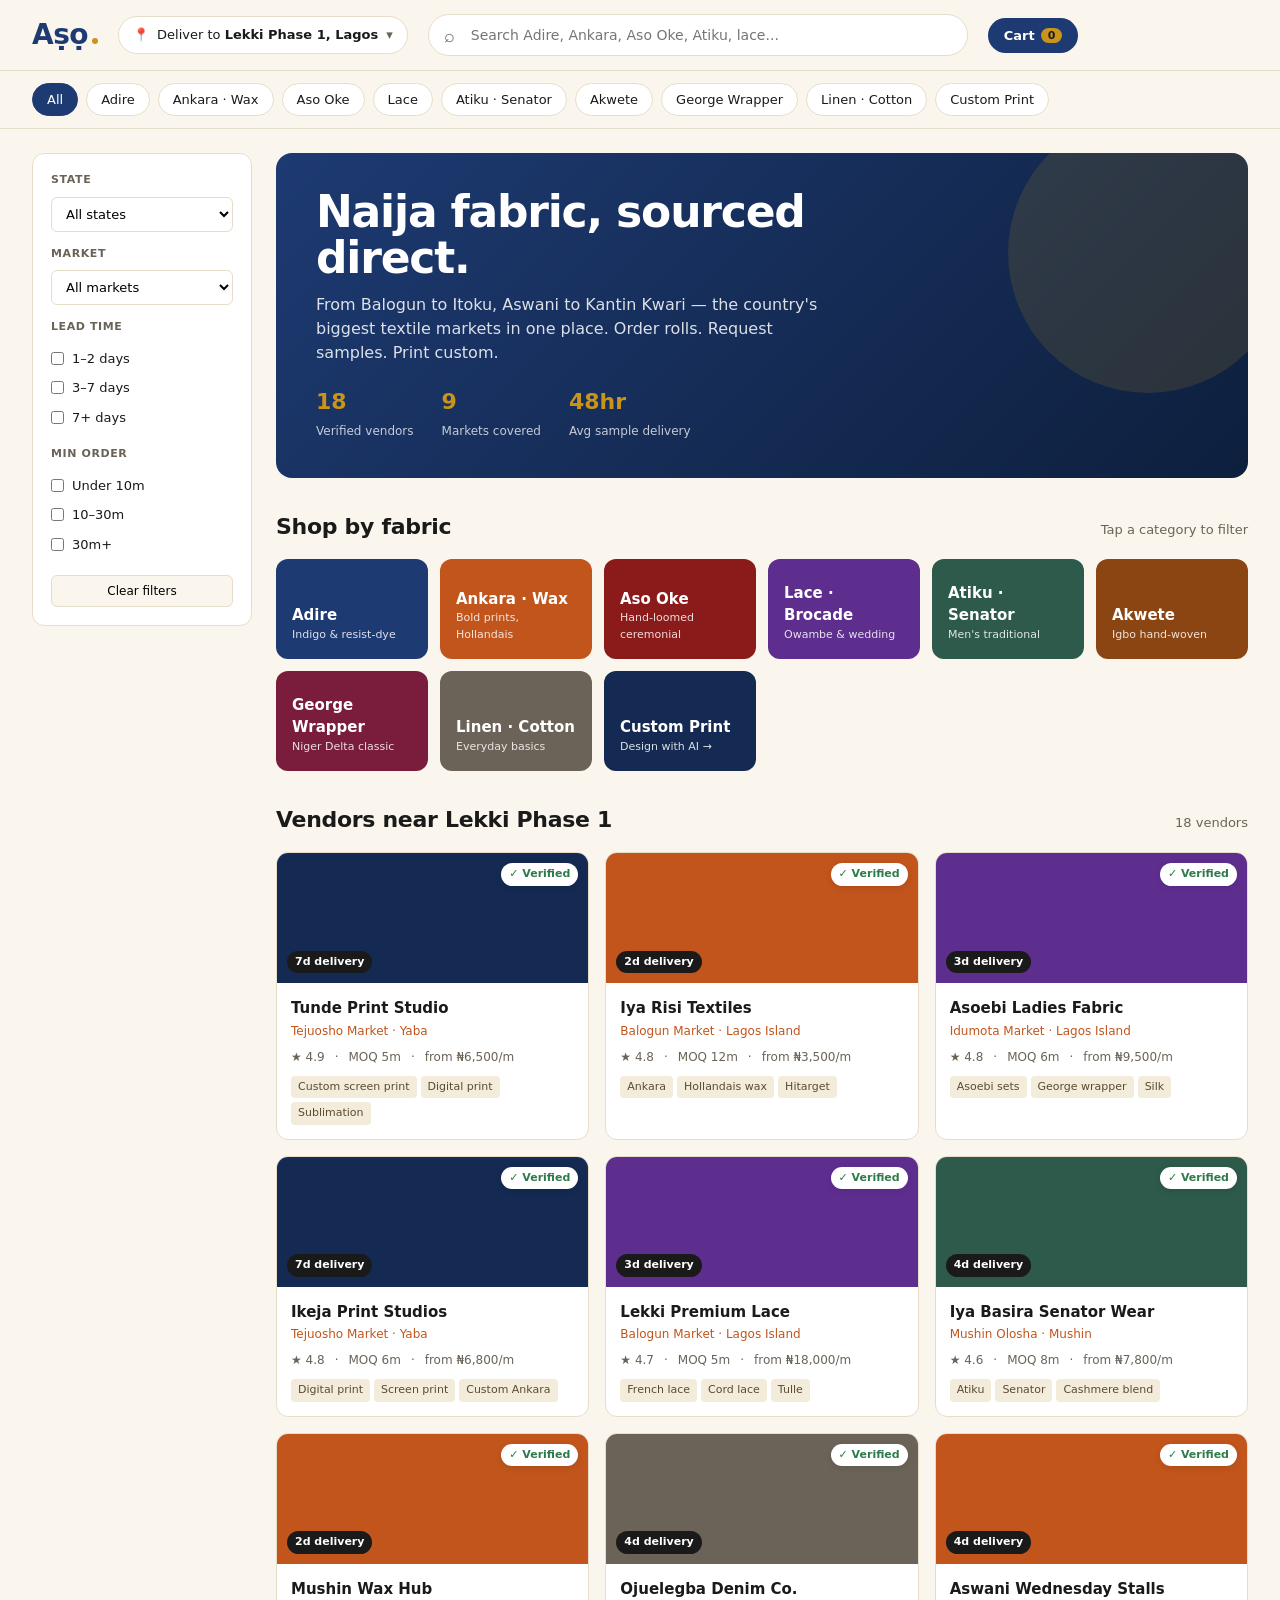
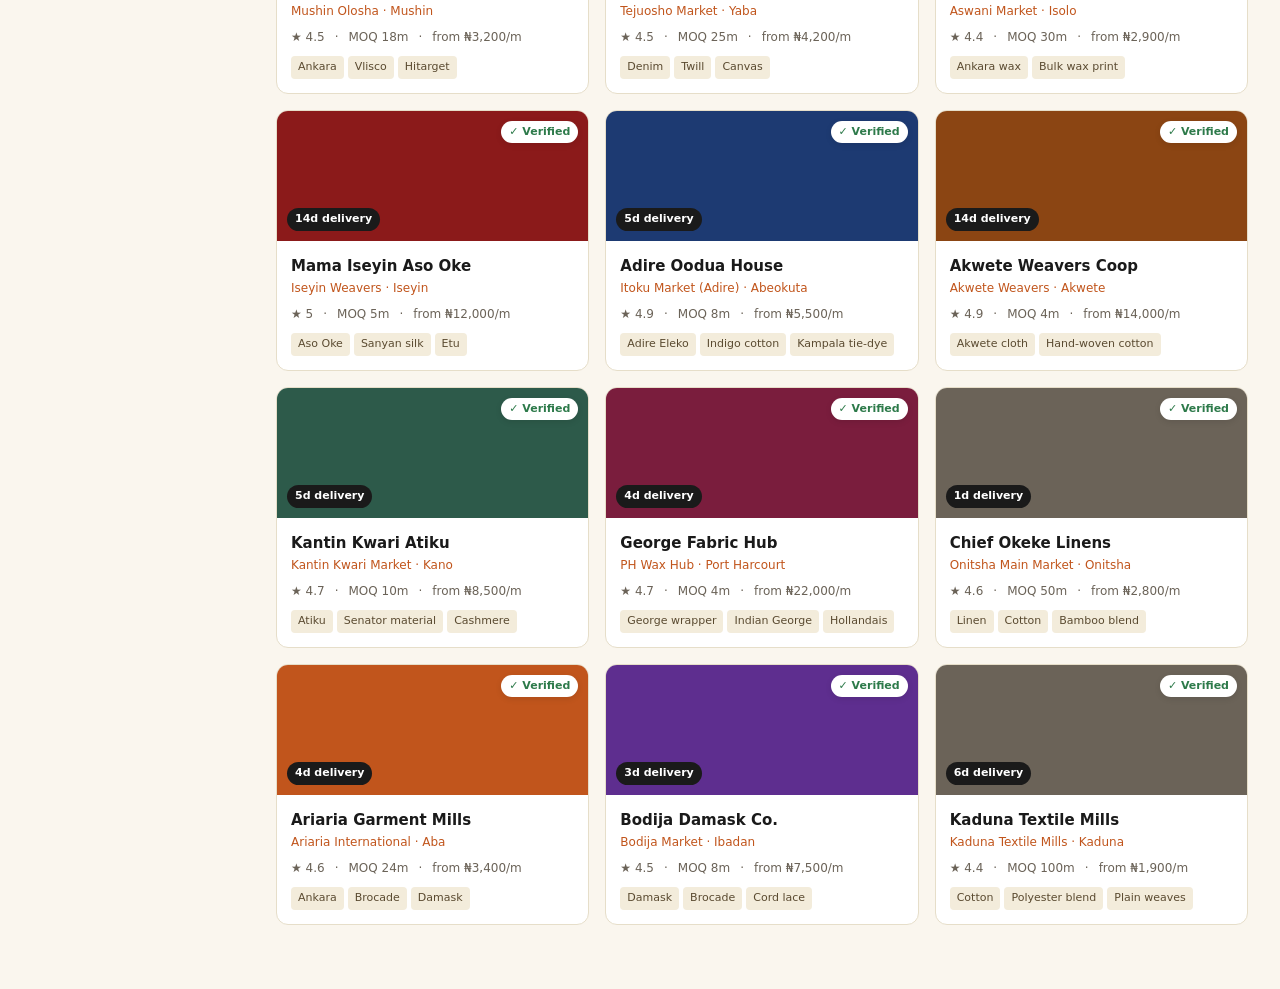
<file: aso-demo.html>
<!DOCTYPE html>
<html lang="en">
<head>
<meta charset="UTF-8">
<title>Aṣọ — Naija fabric, on demand</title>
<style>
  * { box-sizing: border-box; margin: 0; padding: 0; }
  :root {
    --indigo: #1d3a72;
    --indigo-deep: #142a52;
    --ochre: #c8941a;
    --terracotta: #c1551c;
    --cream: #faf6ee;
    --cream-2: #f3ecdb;
    --ink: #1a1a1a;
    --muted: #6b6358;
    --line: #e6dec9;
    --green: #2d7a4a;
  }
  body {
    font-family: -apple-system, "Segoe UI", system-ui, sans-serif;
    background: var(--cream); color: var(--ink); line-height: 1.5;
    min-height: 100vh;
  }
  /* ===== HEADER ===== */
  header {
    position: sticky; top: 0; z-index: 50; background: var(--cream);
    border-bottom: 1px solid var(--line);
  }
  .header-top {
    padding: 14px 32px; display: flex; align-items: center; gap: 20px;
  }
  .logo {
    font-size: 28px; font-weight: 800; letter-spacing: -0.5px; cursor: pointer;
    color: var(--indigo); display: flex; align-items: baseline; gap: 4px;
  }
  .logo .dot { width: 6px; height: 6px; border-radius: 50%; background: var(--ochre); display: inline-block; }
  .loc-selector {
    display: flex; align-items: center; gap: 8px; padding: 8px 14px;
    border: 1px solid var(--line); border-radius: 100px; background: white;
    cursor: pointer; font-size: 13px;
  }
  .loc-selector:hover { border-color: var(--indigo); }
  .loc-selector .pin { color: var(--terracotta); }
  .loc-selector strong { font-weight: 600; }
  .search {
    flex: 1; max-width: 540px; position: relative;
  }
  .search input {
    width: 100%; padding: 12px 16px 12px 42px; border: 1px solid var(--line);
    border-radius: 100px; background: white; font-size: 14px; font-family: inherit;
  }
  .search input:focus { outline: none; border-color: var(--indigo); }
  .search::before {
    content: "⌕"; position: absolute; left: 16px; top: 50%; transform: translateY(-50%);
    color: var(--muted); font-size: 18px;
  }
  .cart-btn {
    position: relative; padding: 10px 16px; background: var(--indigo); color: white;
    border: none; border-radius: 100px; cursor: pointer; font-weight: 600;
    font-family: inherit; font-size: 13px; display: flex; align-items: center; gap: 6px;
  }
  .cart-btn:hover { background: var(--indigo-deep); }
  .cart-badge {
    background: var(--ochre); color: var(--ink); border-radius: 100px;
    padding: 1px 7px; font-size: 11px; font-weight: 700; min-width: 18px; text-align: center;
  }

  /* Category chips */
  .chips {
    padding: 12px 32px; display: flex; gap: 8px; overflow-x: auto;
    border-top: 1px solid var(--line); background: var(--cream);
  }
  .chip {
    padding: 8px 14px; border-radius: 100px; border: 1px solid var(--line);
    background: white; font-size: 13px; cursor: pointer; white-space: nowrap;
    font-family: inherit; color: var(--ink);
  }
  .chip:hover { border-color: var(--indigo); }
  .chip.active { background: var(--indigo); color: white; border-color: var(--indigo); }

  /* ===== LAYOUT ===== */
  main { max-width: 1280px; margin: 0 auto; padding: 24px 32px 64px; }

  /* HERO */
  .hero {
    background: linear-gradient(135deg, var(--indigo) 0%, var(--indigo-deep) 60%, #0d1f3d 100%);
    color: white; border-radius: 16px; padding: 36px 40px; margin-bottom: 28px;
    position: relative; overflow: hidden;
  }
  .hero::before {
    content: ""; position: absolute; right: -40px; top: -40px; width: 280px; height: 280px;
    background: var(--ochre); border-radius: 50%; opacity: 0.15;
  }
  .hero h1 {
    font-size: 44px; font-weight: 800; letter-spacing: -1.2px; line-height: 1.05;
    margin-bottom: 12px; max-width: 600px;
  }
  .hero p { font-size: 16px; opacity: 0.85; max-width: 520px; margin-bottom: 20px; }
  .hero .stats { display: flex; gap: 28px; }
  .hero .stat strong { display: block; font-size: 22px; font-weight: 700; color: var(--ochre); }
  .hero .stat span { font-size: 12px; opacity: 0.75; }

  /* SECTION HEADERS */
  .section-head {
    display: flex; justify-content: space-between; align-items: baseline;
    margin: 32px 0 16px;
  }
  .section-head h2 { font-size: 22px; letter-spacing: -0.3px; }
  .section-head .sub { font-size: 13px; color: var(--muted); }

  /* CATEGORY TILES */
  .cat-tiles {
    display: grid; grid-template-columns: repeat(auto-fill, minmax(140px, 1fr)); gap: 12px;
    margin-bottom: 12px;
  }
  .cat-tile {
    border-radius: 12px; padding: 16px; cursor: pointer; transition: transform 0.15s;
    color: white; position: relative; overflow: hidden; min-height: 100px;
    display: flex; flex-direction: column; justify-content: flex-end;
  }
  .cat-tile:hover { transform: translateY(-2px); }
  .cat-tile h3 { font-size: 15px; font-weight: 700; }
  .cat-tile .ct-meta { font-size: 11px; opacity: 0.85; }
  .cat-tile .pat {
    position: absolute; inset: 0; opacity: 0.85;
  }
  .cat-tile .label-wrap { position: relative; z-index: 2; }

  /* LAYOUT WITH FILTERS */
  .browse-wrap { display: grid; grid-template-columns: 220px 1fr; gap: 24px; }
  .filters {
    background: white; border: 1px solid var(--line); border-radius: 12px;
    padding: 18px; height: fit-content; position: sticky; top: 140px;
  }
  .filters h4 {
    font-size: 11px; font-weight: 700; text-transform: uppercase; letter-spacing: 0.6px;
    color: var(--muted); margin: 14px 0 8px;
  }
  .filters h4:first-child { margin-top: 0; }
  .filter-group label {
    display: flex; align-items: center; gap: 8px; padding: 5px 0; font-size: 13px; cursor: pointer;
  }
  .filters select {
    width: 100%; padding: 8px 10px; border: 1px solid var(--line); border-radius: 6px;
    font-size: 13px; background: white; font-family: inherit;
  }
  .filters .clear {
    margin-top: 16px; width: 100%; padding: 8px; border: 1px solid var(--line);
    background: var(--cream); border-radius: 6px; cursor: pointer; font-size: 12px;
    font-family: inherit;
  }

  /* SUPPLIER CARDS */
  .supplier-grid {
    display: grid; grid-template-columns: repeat(auto-fill, minmax(260px, 1fr)); gap: 16px;
  }
  .supplier-card {
    background: white; border-radius: 12px; overflow: hidden; cursor: pointer;
    border: 1px solid var(--line); transition: transform 0.15s, box-shadow 0.15s;
  }
  .supplier-card:hover { transform: translateY(-2px); box-shadow: 0 8px 20px rgba(0,0,0,0.06); }
  .sc-img { height: 130px; position: relative; }
  .sc-img .verified {
    position: absolute; top: 10px; right: 10px; background: white; color: var(--green);
    padding: 3px 8px; border-radius: 100px; font-size: 11px; font-weight: 600;
    display: flex; align-items: center; gap: 4px; box-shadow: 0 2px 6px rgba(0,0,0,0.1);
  }
  .sc-img .lead-badge {
    position: absolute; bottom: 10px; left: 10px; background: var(--ink); color: white;
    padding: 3px 8px; border-radius: 100px; font-size: 11px; font-weight: 600;
  }
  .sc-body { padding: 14px; }
  .sc-body h3 { font-size: 15px; font-weight: 700; margin-bottom: 2px; }
  .sc-market {
    font-size: 12px; color: var(--terracotta); margin-bottom: 8px; font-weight: 500;
  }
  .sc-meta {
    display: flex; gap: 10px; font-size: 12px; color: var(--muted); margin-bottom: 10px;
  }
  .sc-tags { display: flex; gap: 4px; flex-wrap: wrap; }
  .sc-tags .tag {
    background: var(--cream-2); color: #5a4a30; padding: 3px 7px; border-radius: 4px;
    font-size: 11px;
  }
  .empty {
    grid-column: 1/-1; padding: 48px; text-align: center; color: var(--muted);
    background: white; border-radius: 12px; border: 1px dashed var(--line);
  }

  /* SUPPLIER DETAIL */
  .detail-wrap { display: none; }
  .detail-wrap.show { display: block; }
  .browse-wrap.hidden { display: none; }
  .designer-wrap { display: none; }
  .designer-wrap.show { display: block; }

  .back-btn {
    display: inline-flex; align-items: center; gap: 6px; padding: 8px 14px;
    background: white; border: 1px solid var(--line); border-radius: 100px;
    font-size: 13px; cursor: pointer; font-family: inherit; margin-bottom: 16px;
  }
  .detail-hero {
    background: white; border: 1px solid var(--line); border-radius: 16px; overflow: hidden;
    margin-bottom: 24px;
  }
  .dh-cover { height: 160px; position: relative; }
  .dh-body { padding: 24px; display: flex; gap: 24px; align-items: flex-start; }
  .dh-info { flex: 1; }
  .dh-info h1 { font-size: 28px; margin-bottom: 4px; letter-spacing: -0.5px; }
  .dh-info .market-line {
    font-size: 14px; color: var(--terracotta); margin-bottom: 12px; font-weight: 500;
  }
  .dh-stats { display: flex; gap: 24px; margin-top: 14px; }
  .dh-stat strong { display: block; font-size: 16px; }
  .dh-stat span { font-size: 11px; color: var(--muted); text-transform: uppercase; letter-spacing: 0.5px; }
  .dh-cta {
    display: flex; flex-direction: column; gap: 8px; min-width: 180px;
  }
  .btn-primary {
    background: var(--indigo); color: white; padding: 11px 20px; border: none;
    border-radius: 8px; font-weight: 600; cursor: pointer; font-family: inherit; font-size: 13px;
  }
  .btn-primary:hover { background: var(--indigo-deep); }
  .btn-secondary {
    background: white; color: var(--ink); padding: 11px 20px; border: 1px solid var(--line);
    border-radius: 8px; font-weight: 600; cursor: pointer; font-family: inherit; font-size: 13px;
  }

  /* INVENTORY */
  .inv-section h2 { font-size: 20px; margin-bottom: 12px; }
  .inv-grid {
    display: grid; grid-template-columns: repeat(auto-fill, minmax(220px, 1fr)); gap: 14px;
  }
  .inv-card {
    background: white; border: 1px solid var(--line); border-radius: 10px; overflow: hidden;
  }
  .inv-img { height: 140px; }
  .inv-body { padding: 12px; }
  .inv-body h4 { font-size: 14px; margin-bottom: 4px; }
  .inv-body .price { font-weight: 700; color: var(--indigo); margin-bottom: 8px; font-size: 15px; }
  .inv-body .moq-line { font-size: 11px; color: var(--muted); margin-bottom: 10px; }
  .add-cart {
    width: 100%; padding: 8px; background: var(--ochre); color: var(--ink); border: none;
    border-radius: 6px; font-weight: 600; cursor: pointer; font-family: inherit; font-size: 12px;
  }
  .add-cart:hover { background: #b8851a; }

  /* DESIGNER */
  .designer-card {
    background: white; border: 1px solid var(--line); border-radius: 16px; padding: 28px;
    display: grid; grid-template-columns: 1fr 1.1fr; gap: 28px;
  }
  .controls label {
    display: block; font-size: 11px; font-weight: 700; text-transform: uppercase;
    letter-spacing: 0.6px; color: var(--muted); margin: 14px 0 6px;
  }
  .controls input[type="text"] {
    width: 100%; padding: 11px 14px; border: 1px solid var(--line); border-radius: 8px;
    font-size: 14px; font-family: inherit;
  }
  .opt-row { display: flex; gap: 6px; flex-wrap: wrap; }
  .opt {
    border: 2px solid transparent; border-radius: 8px; cursor: pointer; padding: 8px 12px;
    background: var(--cream-2); font-size: 12px; transition: border-color 0.15s;
    font-family: inherit; color: var(--ink);
  }
  .opt.active { border-color: var(--indigo); background: white; }
  .color-row { display: flex; gap: 6px; }
  .color-opt {
    width: 30px; height: 30px; border-radius: 50%; cursor: pointer; border: 2px solid transparent;
  }
  .color-opt.active { border-color: var(--ink); box-shadow: 0 0 0 2px white inset; }
  .gen-btn {
    width: 100%; margin-top: 18px; padding: 12px; background: var(--indigo); color: white;
    border: none; border-radius: 8px; font-size: 14px; font-weight: 600; cursor: pointer;
    font-family: inherit;
  }
  .gen-btn:hover { background: var(--indigo-deep); }
  .preview-col { display: flex; flex-direction: column; align-items: center; }
  .preview-label {
    font-size: 11px; color: var(--muted); text-transform: uppercase; letter-spacing: 0.6px;
    margin-bottom: 10px;
  }
  .render {
    width: 100%; max-width: 380px; aspect-ratio: 1; border-radius: 12px; position: relative;
    overflow: hidden; box-shadow: 0 4px 16px rgba(0,0,0,0.1);
  }
  .render .fabric-base { position: absolute; inset: 0; background-size: cover; }
  .render .print-layer {
    position: absolute; inset: 0; mix-blend-mode: multiply; opacity: 0.92;
  }
  .render .shadow-overlay {
    position: absolute; inset: 0; pointer-events: none;
    background: radial-gradient(ellipse at 30% 25%, transparent 35%, rgba(0,0,0,0.22) 100%);
  }
  .render .loading {
    position: absolute; inset: 0; background: rgba(250,246,238,0.94);
    display: flex; align-items: center; justify-content: center; flex-direction: column;
    color: var(--muted); font-size: 13px; z-index: 10;
  }
  .spinner {
    width: 28px; height: 28px; border: 3px solid var(--line); border-top-color: var(--terracotta);
    border-radius: 50%; animation: spin 0.8s linear infinite; margin-bottom: 10px;
  }
  @keyframes spin { to { transform: rotate(360deg); } }
  .send-row { margin-top: 14px; display: flex; gap: 8px; width: 100%; max-width: 380px; }
  .send-row select {
    flex: 1; padding: 10px 12px; border: 1px solid var(--line); border-radius: 8px;
    font-size: 12px; background: white; font-family: inherit;
  }

  /* CART DRAWER */
  .drawer-mask {
    position: fixed; inset: 0; background: rgba(0,0,0,0.4); z-index: 100; display: none;
  }
  .drawer-mask.show { display: block; }
  .drawer {
    position: fixed; top: 0; right: 0; bottom: 0; width: 420px; max-width: 90vw;
    background: var(--cream); z-index: 101; transform: translateX(100%);
    transition: transform 0.25s; display: flex; flex-direction: column;
  }
  .drawer.show { transform: translateX(0); }
  .drawer-head {
    padding: 18px 20px; border-bottom: 1px solid var(--line);
    display: flex; justify-content: space-between; align-items: center;
  }
  .drawer-head h2 { font-size: 18px; }
  .drawer-close { background: none; border: none; font-size: 22px; cursor: pointer; color: var(--muted); }
  .drawer-body { flex: 1; overflow-y: auto; padding: 18px 20px; }
  .drawer-empty { color: var(--muted); padding: 40px 0; text-align: center; }
  .cart-item {
    display: flex; gap: 12px; padding: 12px 0; border-bottom: 1px solid var(--line);
  }
  .cart-item .ci-img { width: 56px; height: 56px; border-radius: 8px; flex-shrink: 0; }
  .cart-item .ci-info { flex: 1; }
  .cart-item h4 { font-size: 14px; margin-bottom: 2px; }
  .cart-item .ci-meta { font-size: 12px; color: var(--muted); margin-bottom: 4px; }
  .cart-item .ci-qty { display: flex; align-items: center; gap: 8px; font-size: 12px; }
  .qty-btn {
    width: 24px; height: 24px; border: 1px solid var(--line); background: white;
    border-radius: 4px; cursor: pointer; font-family: inherit;
  }
  .ci-remove {
    background: none; border: none; color: var(--terracotta); font-size: 12px; cursor: pointer;
  }
  .drawer-foot {
    padding: 18px 20px; border-top: 1px solid var(--line); background: white;
  }
  .drawer-foot .total {
    display: flex; justify-content: space-between; margin-bottom: 12px; font-weight: 700;
  }
  .drawer-foot .total .amt { color: var(--indigo); font-size: 18px; }
  .drawer-foot button { width: 100%; padding: 13px; }

  /* TOAST */
  .toast {
    position: fixed; bottom: 28px; left: 50%; transform: translateX(-50%);
    background: var(--ink); color: white; padding: 13px 22px; border-radius: 100px;
    font-size: 13px; opacity: 0; transition: opacity 0.3s; pointer-events: none; z-index: 200;
    box-shadow: 0 6px 20px rgba(0,0,0,0.2);
  }
  .toast.show { opacity: 1; }

  /* MODAL for location picker */
  .modal {
    position: fixed; inset: 0; background: rgba(0,0,0,0.5); z-index: 150;
    display: none; align-items: center; justify-content: center;
  }
  .modal.show { display: flex; }
  .modal-card {
    background: var(--cream); border-radius: 16px; padding: 24px; width: 90%; max-width: 420px;
  }
  .modal-card h3 { margin-bottom: 14px; }
  .modal-card select {
    width: 100%; padding: 11px 14px; border: 1px solid var(--line); border-radius: 8px;
    background: white; font-family: inherit; font-size: 14px; margin-bottom: 12px;
  }

  @media (max-width: 768px) {
    .browse-wrap { grid-template-columns: 1fr; }
    .filters { position: static; }
    .designer-card { grid-template-columns: 1fr; }
    .header-top { flex-wrap: wrap; }
    .search { order: 3; max-width: 100%; flex-basis: 100%; }
  }
</style>
</head>
<body>

<header>
  <div class="header-top">
    <div class="logo" onclick="goHome()">Aṣọ<span class="dot"></span></div>
    <div class="loc-selector" onclick="openLocationPicker()">
      <span class="pin">📍</span>
      <span>Deliver to <strong id="loc-display">Lekki Phase 1, Lagos</strong></span>
      <span style="color:var(--muted)">▾</span>
    </div>
    <div class="search">
      <input type="text" id="search-input" placeholder="Search Adire, Ankara, Aso Oke, Atiku, lace..." oninput="onSearch()"/>
    </div>
    <button class="cart-btn" onclick="openCart()">
      Cart <span class="cart-badge" id="cart-count">0</span>
    </button>
  </div>
  <div class="chips" id="chips">
    <button class="chip active" data-cat="all">All</button>
    <button class="chip" data-cat="adire">Adire</button>
    <button class="chip" data-cat="ankara">Ankara · Wax</button>
    <button class="chip" data-cat="asooke">Aso Oke</button>
    <button class="chip" data-cat="lace">Lace</button>
    <button class="chip" data-cat="atiku">Atiku · Senator</button>
    <button class="chip" data-cat="akwete">Akwete</button>
    <button class="chip" data-cat="george">George Wrapper</button>
    <button class="chip" data-cat="linen">Linen · Cotton</button>
    <button class="chip" data-cat="custom">Custom Print</button>
  </div>
</header>

<main>
  <!-- BROWSE VIEW -->
  <div class="browse-wrap" id="browse-view">
    <aside class="filters">
      <h4>State</h4>
      <select id="filter-state" onchange="applyFilters()">
        <option value="">All states</option>
        <option>Lagos</option>
        <option>Ogun</option>
        <option>Oyo</option>
        <option>Anambra</option>
        <option>Abia</option>
        <option>Rivers</option>
        <option>Kano</option>
        <option>Kaduna</option>
      </select>
      <h4>Market</h4>
      <select id="filter-market" onchange="applyFilters()">
        <option value="">All markets</option>
      </select>
      <h4>Lead time</h4>
      <div class="filter-group">
        <label><input type="checkbox" class="filter-lead" value="1-2"/> 1–2 days</label>
        <label><input type="checkbox" class="filter-lead" value="3-7"/> 3–7 days</label>
        <label><input type="checkbox" class="filter-lead" value="7+"/> 7+ days</label>
      </div>
      <h4>Min order</h4>
      <div class="filter-group">
        <label><input type="checkbox" class="filter-moq" value="low"/> Under 10m</label>
        <label><input type="checkbox" class="filter-moq" value="mid"/> 10–30m</label>
        <label><input type="checkbox" class="filter-moq" value="high"/> 30m+</label>
      </div>
      <button class="clear" onclick="clearFilters()">Clear filters</button>
    </aside>

    <div>
      <div class="hero">
        <h1>Naija fabric, sourced direct.</h1>
        <p>From Balogun to Itoku, Aswani to Kantin Kwari — the country's biggest textile markets in one place. Order rolls. Request samples. Print custom.</p>
        <div class="stats">
          <div class="stat"><strong>18</strong><span>Verified vendors</span></div>
          <div class="stat"><strong>9</strong><span>Markets covered</span></div>
          <div class="stat"><strong>48hr</strong><span>Avg sample delivery</span></div>
        </div>
      </div>

      <div class="section-head">
        <h2>Shop by fabric</h2>
        <span class="sub">Tap a category to filter</span>
      </div>
      <div class="cat-tiles" id="cat-tiles"></div>

      <div class="section-head">
        <h2 id="grid-title">Vendors near you</h2>
        <span class="sub" id="grid-count">—</span>
      </div>
      <div class="supplier-grid" id="supplier-grid"></div>
    </div>
  </div>

  <!-- SUPPLIER DETAIL VIEW -->
  <div class="detail-wrap" id="detail-view">
    <button class="back-btn" onclick="goHome()">← Back to vendors</button>
    <div id="detail-content"></div>
  </div>

  <!-- DESIGNER VIEW -->
  <div class="designer-wrap" id="designer-view">
    <button class="back-btn" onclick="goHome()">← Back</button>
    <div class="section-head">
      <h2>Design your custom print</h2>
      <span class="sub">AI-generated patterns, printed on real Naija fabric</span>
    </div>
    <div class="designer-card">
      <div class="controls">
        <label>Describe your print</label>
        <input type="text" id="prompt" value="bold geometric Adire, indigo and gold" placeholder="e.g. floral Asoebi, deep emerald and rust"/>

        <label>Style</label>
        <div class="opt-row" id="style-row">
          <button class="opt active" data-style="geometric">Geometric</button>
          <button class="opt" data-style="floral">Floral</button>
          <button class="opt" data-style="adire">Adire</button>
          <button class="opt" data-style="abstract">Abstract</button>
        </div>

        <label>Color</label>
        <div class="color-row" id="color-row">
          <div class="color-opt active" data-color="#1d3a72" style="background:#1d3a72"></div>
          <div class="color-opt" data-color="#c0392b" style="background:#c0392b"></div>
          <div class="color-opt" data-color="#27632a" style="background:#27632a"></div>
          <div class="color-opt" data-color="#c8941a" style="background:#c8941a"></div>
          <div class="color-opt" data-color="#5e2e8f" style="background:#5e2e8f"></div>
          <div class="color-opt" data-color="#1a1a1a" style="background:#1a1a1a"></div>
        </div>

        <label>Fabric base</label>
        <div class="opt-row" id="fabric-row">
          <button class="opt active" data-fabric="cotton">Cotton</button>
          <button class="opt" data-fabric="linen">Linen</button>
          <button class="opt" data-fabric="silk">Silk</button>
          <button class="opt" data-fabric="denim">Denim</button>
        </div>

        <button class="gen-btn" onclick="generate()">Generate print →</button>
      </div>

      <div class="preview-col">
        <div class="preview-label">Live render on selected fabric</div>
        <div class="render" id="render">
          <div class="fabric-base" id="fabric-base"></div>
          <div class="print-layer" id="print-layer"></div>
          <div class="shadow-overlay"></div>
        </div>
        <div class="send-row">
          <select id="supplier-select"></select>
          <button class="btn-primary" onclick="sendCustomToSupplier()">Send to mill</button>
        </div>
      </div>
    </div>
  </div>
</main>

<!-- LOCATION MODAL -->
<div class="modal" id="loc-modal">
  <div class="modal-card">
    <h3>Set your location</h3>
    <p style="color:var(--muted); font-size:13px; margin-bottom:14px;">We'll sort vendors by distance and show what's available nearby.</p>
    <select id="loc-state-select">
      <option>Lagos</option>
      <option>Ogun</option>
      <option>Oyo</option>
      <option>Anambra</option>
      <option>Abia</option>
      <option>Rivers</option>
      <option>Kano</option>
      <option>Kaduna</option>
    </select>
    <select id="loc-city-select"></select>
    <button class="btn-primary" style="width:100%" onclick="setLocation()">Save location</button>
  </div>
</div>

<!-- CART DRAWER -->
<div class="drawer-mask" id="drawer-mask" onclick="closeCart()"></div>
<aside class="drawer" id="drawer">
  <div class="drawer-head">
    <h2>Your samples & orders</h2>
    <button class="drawer-close" onclick="closeCart()">×</button>
  </div>
  <div class="drawer-body" id="drawer-body"></div>
  <div class="drawer-foot">
    <div class="total">Estimated total <span class="amt" id="cart-total">₦0</span></div>
    <button class="btn-primary" onclick="checkout()">Confirm orders & request samples</button>
  </div>
</aside>

<div class="toast" id="toast"></div>

<script>
// ====================================================
// DATA: Real Nigerian markets, fabrics, and vendors
// ====================================================

const STATE_CITIES = {
  Lagos: ["Lekki Phase 1", "Lagos Island", "Yaba", "Surulere", "Mushin", "Ikeja", "Isolo", "Victoria Island"],
  Ogun: ["Abeokuta", "Sango Ota"],
  Oyo: ["Ibadan", "Iseyin"],
  Anambra: ["Onitsha", "Awka"],
  Abia: ["Aba", "Akwete", "Umuahia"],
  Rivers: ["Port Harcourt"],
  Kano: ["Kano"],
  Kaduna: ["Kaduna"],
};

const MARKETS = [
  { id: "balogun", name: "Balogun Market", city: "Lagos Island", state: "Lagos" },
  { id: "idumota", name: "Idumota Market", city: "Lagos Island", state: "Lagos" },
  { id: "tejuosho", name: "Tejuosho Market", city: "Yaba", state: "Lagos" },
  { id: "aswani", name: "Aswani Market", city: "Isolo", state: "Lagos" },
  { id: "mushin", name: "Mushin Olosha", city: "Mushin", state: "Lagos" },
  { id: "itoku", name: "Itoku Market (Adire)", city: "Abeokuta", state: "Ogun" },
  { id: "iseyin", name: "Iseyin Weavers", city: "Iseyin", state: "Oyo" },
  { id: "bodija", name: "Bodija Market", city: "Ibadan", state: "Oyo" },
  { id: "onitsha", name: "Onitsha Main Market", city: "Onitsha", state: "Anambra" },
  { id: "ariaria", name: "Ariaria International", city: "Aba", state: "Abia" },
  { id: "akwete", name: "Akwete Weavers", city: "Akwete", state: "Abia" },
  { id: "kantin", name: "Kantin Kwari Market", city: "Kano", state: "Kano" },
  { id: "ph", name: "PH Wax Hub", city: "Port Harcourt", state: "Rivers" },
  { id: "kadunamill", name: "Kaduna Textile Mills", city: "Kaduna", state: "Kaduna" },
];

const VENDORS = [
  { id: 1, name: "Iya Risi Textiles", market: "balogun", stall: "B-47", cats: ["ankara"],
    materials: ["Ankara", "Hollandais wax", "Hitarget"], moq: 12, lead: 2, rating: 4.8, priceFrom: 3500 },
  { id: 2, name: "Adire Oodua House", market: "itoku", stall: "A-12", cats: ["adire"],
    materials: ["Adire Eleko", "Indigo cotton", "Kampala tie-dye"], moq: 8, lead: 5, rating: 4.9, priceFrom: 5500 },
  { id: 3, name: "Mama Iseyin Aso Oke", market: "iseyin", stall: "—", cats: ["asooke"],
    materials: ["Aso Oke", "Sanyan silk", "Etu"], moq: 5, lead: 14, rating: 5.0, priceFrom: 12000 },
  { id: 4, name: "Chief Okeke Linens", market: "onitsha", stall: "Line 8, Shop 24", cats: ["linen"],
    materials: ["Linen", "Cotton", "Bamboo blend"], moq: 50, lead: 1, rating: 4.6, priceFrom: 2800 },
  { id: 5, name: "Lekki Premium Lace", market: "balogun", stall: "C-90", cats: ["lace"],
    materials: ["French lace", "Cord lace", "Tulle"], moq: 5, lead: 3, rating: 4.7, priceFrom: 18000 },
  { id: 6, name: "Asoebi Ladies Fabric", market: "idumota", stall: "D-15", cats: ["lace", "asooke"],
    materials: ["Asoebi sets", "George wrapper", "Silk"], moq: 6, lead: 3, rating: 4.8, priceFrom: 9500 },
  { id: 7, name: "Mushin Wax Hub", market: "mushin", stall: "MH-3", cats: ["ankara"],
    materials: ["Ankara", "Vlisco", "Hitarget", "Java print"], moq: 18, lead: 2, rating: 4.5, priceFrom: 3200 },
  { id: 8, name: "Aswani Wednesday Stalls", market: "aswani", stall: "Open mkt", cats: ["ankara"],
    materials: ["Ankara wax", "Bulk wax print"], moq: 30, lead: 4, rating: 4.4, priceFrom: 2900 },
  { id: 9, name: "Tunde Print Studio", market: "tejuosho", stall: "T-220", cats: ["custom"],
    materials: ["Custom screen print", "Digital print", "Sublimation"], moq: 5, lead: 7, rating: 4.9, priceFrom: 6500 },
  { id: 10, name: "Ariaria Garment Mills", market: "ariaria", stall: "Sec 4 / S-12", cats: ["ankara", "lace"],
    materials: ["Ankara", "Brocade", "Damask"], moq: 24, lead: 4, rating: 4.6, priceFrom: 3400 },
  { id: 11, name: "Kantin Kwari Atiku", market: "kantin", stall: "K-301", cats: ["atiku"],
    materials: ["Atiku", "Senator material", "Cashmere"], moq: 10, lead: 5, rating: 4.7, priceFrom: 8500 },
  { id: 12, name: "Akwete Weavers Coop", market: "akwete", stall: "Coop hall", cats: ["akwete"],
    materials: ["Akwete cloth", "Hand-woven cotton"], moq: 4, lead: 14, rating: 4.9, priceFrom: 14000 },
  { id: 13, name: "George Fabric Hub", market: "ph", stall: "PH-22", cats: ["george"],
    materials: ["George wrapper", "Indian George", "Hollandais"], moq: 4, lead: 4, rating: 4.7, priceFrom: 22000 },
  { id: 14, name: "Bodija Damask Co.", market: "bodija", stall: "BD-9", cats: ["lace"],
    materials: ["Damask", "Brocade", "Cord lace"], moq: 8, lead: 3, rating: 4.5, priceFrom: 7500 },
  { id: 15, name: "Kaduna Textile Mills", market: "kadunamill", stall: "Mill HQ", cats: ["linen"],
    materials: ["Cotton", "Polyester blend", "Plain weaves"], moq: 100, lead: 6, rating: 4.4, priceFrom: 1900 },
  { id: 16, name: "Iya Basira Senator Wear", market: "mushin", stall: "MH-77", cats: ["atiku"],
    materials: ["Atiku", "Senator", "Cashmere blend"], moq: 8, lead: 4, rating: 4.6, priceFrom: 7800 },
  { id: 17, name: "Ojuelegba Denim Co.", market: "tejuosho", stall: "Block J-3", cats: ["linen"],
    materials: ["Denim", "Twill", "Canvas"], moq: 25, lead: 4, rating: 4.5, priceFrom: 4200 },
  { id: 18, name: "Ikeja Print Studios", market: "tejuosho", stall: "Ikeja branch", cats: ["custom"],
    materials: ["Digital print", "Screen print", "Custom Ankara"], moq: 6, lead: 7, rating: 4.8, priceFrom: 6800 },
];

// Categories with visual identity
const CATEGORIES = [
  { id: "adire", label: "Adire", desc: "Indigo & resist-dye", bg: "#1d3a72", pat: "adire" },
  { id: "ankara", label: "Ankara · Wax", desc: "Bold prints, Hollandais", bg: "#c1551c", pat: "ankara" },
  { id: "asooke", label: "Aso Oke", desc: "Hand-loomed ceremonial", bg: "#8b1a1a", pat: "asooke" },
  { id: "lace", label: "Lace · Brocade", desc: "Owambe & wedding", bg: "#5e2e8f", pat: "lace" },
  { id: "atiku", label: "Atiku · Senator", desc: "Men's traditional", bg: "#2d5a4a", pat: "atiku" },
  { id: "akwete", label: "Akwete", desc: "Igbo hand-woven", bg: "#8B4513", pat: "akwete" },
  { id: "george", label: "George Wrapper", desc: "Niger Delta classic", bg: "#7a1d3d", pat: "george" },
  { id: "linen", label: "Linen · Cotton", desc: "Everyday basics", bg: "#6b6358", pat: "linen" },
  { id: "custom", label: "Custom Print", desc: "Design with AI →", bg: "#142a52", pat: "custom" },
];

// ===== STATE =====
let state = {
  view: "browse",            // browse | detail | designer
  loc: { state: "Lagos", city: "Lekki Phase 1" },
  category: "all",
  search: "",
  detailVendor: null,
  designStyle: "geometric",
  designColor: "#1d3a72",
  designFabric: "cotton",
  designPrompt: "",
  cart: [],
};

// ====================================================
// SVG FABRIC PATTERN GENERATORS
// ====================================================

function svgDataUri(svg) {
  return 'url("data:image/svg+xml;utf8,' + encodeURIComponent(svg) + '")';
}

function fabricPattern(type) {
  const w = 200, h = 200;
  let body = "";
  switch(type) {
    case "adire":
      body = `<rect width="${w}" height="${h}" fill="#1d3a72"/>
        <g stroke="#faf6ee" fill="none" stroke-width="2.5">
          <circle cx="50" cy="50" r="22"/><circle cx="50" cy="50" r="14"/><circle cx="50" cy="50" r="7"/>
          <circle cx="150" cy="150" r="22"/><circle cx="150" cy="150" r="14"/><circle cx="150" cy="150" r="7"/>
          <circle cx="150" cy="50" r="18"/><circle cx="50" cy="150" r="18"/>
        </g>
        <g fill="#faf6ee">
          <circle cx="50" cy="50" r="3"/><circle cx="150" cy="150" r="3"/>
          <circle cx="100" cy="100" r="4"/>
          <circle cx="20" cy="100" r="2"/><circle cx="180" cy="100" r="2"/>
          <circle cx="100" cy="20" r="2"/><circle cx="100" cy="180" r="2"/>
        </g>`;
      break;
    case "ankara":
      body = `<rect width="${w}" height="${h}" fill="#c1551c"/>
        <g fill="#c8941a">
          <polygon points="50,20 80,50 50,80 20,50"/>
          <polygon points="150,120 180,150 150,180 120,150"/>
        </g>
        <g fill="#1d3a72">
          <circle cx="150" cy="50" r="22"/>
          <circle cx="50" cy="150" r="22"/>
        </g>
        <g fill="#faf6ee">
          <circle cx="150" cy="50" r="8"/><circle cx="50" cy="150" r="8"/>
          <polygon points="50,40 60,50 50,60 40,50"/>
          <polygon points="150,140 160,150 150,160 140,150"/>
        </g>`;
      break;
    case "asooke":
      body = `<rect width="${w}" height="${h}" fill="#8b1a1a"/>
        <rect x="0" y="0" width="22" height="${h}" fill="#1d3a72"/>
        <rect x="60" y="0" width="14" height="${h}" fill="#c8941a"/>
        <rect x="100" y="0" width="22" height="${h}" fill="#1d3a72"/>
        <rect x="160" y="0" width="14" height="${h}" fill="#c8941a"/>
        <g stroke="#000" stroke-width="0.4" opacity="0.3">
          ${Array.from({length: 20}, (_,i) => `<line x1="0" y1="${i*10}" x2="${w}" y2="${i*10}"/>`).join('')}
        </g>`;
      break;
    case "lace":
      body = `<rect width="${w}" height="${h}" fill="#f3e6f3"/>
        <g stroke="#5e2e8f" fill="none" stroke-width="1.2" opacity="0.7">
          ${[[50,50],[150,50],[50,150],[150,150],[100,100]].map(([x,y]) => `
            <circle cx="${x}" cy="${y}" r="14"/>
            <circle cx="${x}" cy="${y}" r="6"/>
            <path d="M${x-14},${y} Q${x},${y-22} ${x+14},${y} Q${x},${y+22} ${x-14},${y}"/>
          `).join('')}
        </g>
        <g fill="#5e2e8f" opacity="0.5">
          ${[[50,50],[150,50],[50,150],[150,150],[100,100]].map(([x,y]) => `<circle cx="${x}" cy="${y}" r="2"/>`).join('')}
        </g>`;
      break;
    case "atiku":
      body = `<rect width="${w}" height="${h}" fill="#2d5a4a"/>
        <g stroke="#1f4036" stroke-width="0.6">
          ${Array.from({length: 40}, (_,i) => `<line x1="${i*5}" y1="0" x2="${i*5}" y2="${h}"/>`).join('')}
        </g>
        <g stroke="#3b6e5c" stroke-width="0.4" opacity="0.6">
          ${Array.from({length: 20}, (_,i) => `<line x1="0" y1="${i*10}" x2="${w}" y2="${i*10}"/>`).join('')}
        </g>`;
      break;
    case "akwete":
      body = `<rect width="${w}" height="${h}" fill="#8B4513"/>
        <rect x="20" y="0" width="14" height="${h}" fill="#c8941a"/>
        <rect x="80" y="0" width="14" height="${h}" fill="#f4e8d0"/>
        <rect x="140" y="0" width="14" height="${h}" fill="#c8941a"/>
        <g fill="#f4e8d0">
          <polygon points="50,40 60,50 50,60 40,50"/>
          <polygon points="50,140 60,150 50,160 40,150"/>
          <polygon points="120,90 130,100 120,110 110,100"/>
          <polygon points="180,40 190,50 180,60 170,50"/>
          <polygon points="180,140 190,150 180,160 170,150"/>
        </g>`;
      break;
    case "george":
      body = `<rect width="${w}" height="${h}" fill="#7a1d3d"/>
        <rect x="0" y="0" width="${w}" height="20" fill="#c8941a"/>
        <rect x="0" y="${h-20}" width="${w}" height="20" fill="#c8941a"/>
        <g fill="#c8941a">
          ${Array.from({length: 8}, (_,i) => `<circle cx="${20+i*25}" cy="${h/2}" r="6"/>`).join('')}
        </g>
        <g stroke="#c8941a" fill="none" stroke-width="1">
          <path d="M0,${h/2-20} L${w},${h/2-20}"/>
          <path d="M0,${h/2+20} L${w},${h/2+20}"/>
        </g>`;
      break;
    case "linen":
      body = `<rect width="${w}" height="${h}" fill="#ecdfc4"/>
        <g stroke="#c2b280" stroke-width="0.5" opacity="0.6">
          ${Array.from({length: 50}, (_,i) => `<line x1="0" y1="${i*4}" x2="${w}" y2="${i*4}"/>`).join('')}
          ${Array.from({length: 50}, (_,i) => `<line x1="${i*4}" y1="0" x2="${i*4}" y2="${h}"/>`).join('')}
        </g>`;
      break;
    case "custom":
      body = `<rect width="${w}" height="${h}" fill="#142a52"/>
        <g fill="#c8941a" opacity="0.85">
          <circle cx="100" cy="100" r="30"/>
        </g>
        <g stroke="#faf6ee" fill="none" stroke-width="1.5" opacity="0.9">
          <circle cx="100" cy="100" r="50"/>
          <circle cx="100" cy="100" r="70"/>
        </g>
        <text x="100" y="108" text-anchor="middle" fill="#faf6ee" font-size="20" font-family="sans-serif" font-weight="700">AI</text>`;
      break;
    default: // cotton
      body = `<rect width="${w}" height="${h}" fill="#f5ede0"/>
        <g stroke="#dccdb0" stroke-width="0.4" opacity="0.5">
          ${Array.from({length: 40}, (_,i) => `<line x1="0" y1="${i*5}" x2="${w}" y2="${i*5}"/>`).join('')}
        </g>`;
  }
  return svgDataUri(`<svg xmlns="http://www.w3.org/2000/svg" width="${w}" height="${h}" viewBox="0 0 ${w} ${h}">${body}</svg>`);
}

// Print designer fabrics
function fabricBaseStyle(type) {
  const map = {
    cotton: fabricPattern("cotton"),
    linen: fabricPattern("linen"),
    silk: svgDataUri(`<svg xmlns="http://www.w3.org/2000/svg" width="200" height="200">
      <defs><linearGradient id="g" x1="0" x2="1"><stop offset="0" stop-color="#f7e8d0"/><stop offset="0.5" stop-color="#ead4a8"/><stop offset="1" stop-color="#d4b88a"/></linearGradient></defs>
      <rect width="200" height="200" fill="url(#g)"/></svg>`),
    denim: svgDataUri(`<svg xmlns="http://www.w3.org/2000/svg" width="20" height="20">
      <rect width="20" height="20" fill="#1f3a55"/>
      <g stroke="#2a4d6e" stroke-width="0.6">
        <line x1="0" y1="0" x2="20" y2="20"/><line x1="0" y1="5" x2="20" y2="25"/>
        <line x1="0" y1="10" x2="20" y2="30"/><line x1="0" y1="15" x2="20" y2="35"/>
      </g></svg>`)
  };
  return map[type] || map.cotton;
}

// ====================================================
// RENDER: BROWSE VIEW
// ====================================================

function renderCategoryTiles() {
  const el = document.getElementById('cat-tiles');
  el.innerHTML = CATEGORIES.map(c => `
    <div class="cat-tile" style="background:${c.bg}" onclick="selectCategory('${c.id}')">
      <div class="pat" style="background-image:${fabricPattern(c.pat)}; background-size: 100% 100%;"></div>
      <div class="label-wrap">
        <h3>${c.label}</h3>
        <div class="ct-meta">${c.desc}</div>
      </div>
    </div>
  `).join('');
}

function vendorMatchesFilters(v) {
  // Category
  if (state.category !== "all") {
    if (state.category === "custom" && !v.cats.includes("custom")) return false;
    if (state.category !== "custom" && !v.cats.includes(state.category)) return false;
  }
  // Search
  if (state.search) {
    const q = state.search.toLowerCase();
    const blob = (v.name + " " + v.materials.join(" ") + " " + getMarket(v.market).name + " " + getMarket(v.market).city).toLowerCase();
    if (!blob.includes(q)) return false;
  }
  // State filter
  const stateFilter = document.getElementById('filter-state').value;
  if (stateFilter && getMarket(v.market).state !== stateFilter) return false;
  // Market filter
  const marketFilter = document.getElementById('filter-market').value;
  if (marketFilter && v.market !== marketFilter) return false;
  // Lead time
  const leadFilters = Array.from(document.querySelectorAll('.filter-lead:checked')).map(c => c.value);
  if (leadFilters.length) {
    const inLead = leadFilters.some(f => {
      if (f === "1-2") return v.lead <= 2;
      if (f === "3-7") return v.lead >= 3 && v.lead <= 7;
      if (f === "7+") return v.lead > 7;
    });
    if (!inLead) return false;
  }
  // MOQ
  const moqFilters = Array.from(document.querySelectorAll('.filter-moq:checked')).map(c => c.value);
  if (moqFilters.length) {
    const inMoq = moqFilters.some(f => {
      if (f === "low") return v.moq < 10;
      if (f === "mid") return v.moq >= 10 && v.moq <= 30;
      if (f === "high") return v.moq > 30;
    });
    if (!inMoq) return false;
  }
  return true;
}

function getMarket(id) { return MARKETS.find(m => m.id === id) || {}; }

function distanceScore(v) {
  // Crude: prefer same city > same state > others
  const m = getMarket(v.market);
  if (m.city === state.loc.city) return 0;
  if (m.state === state.loc.state) return 1;
  return 2;
}

function renderSupplierGrid() {
  const filtered = VENDORS.filter(vendorMatchesFilters)
    .sort((a,b) => distanceScore(a) - distanceScore(b) || b.rating - a.rating);
  const el = document.getElementById('supplier-grid');
  document.getElementById('grid-count').textContent = `${filtered.length} vendor${filtered.length===1?'':'s'}`;
  document.getElementById('grid-title').textContent =
    state.category === "all" ? `Vendors near ${state.loc.city}` : `${CATEGORIES.find(c=>c.id===state.category)?.label || ''} vendors`;

  if (!filtered.length) {
    el.innerHTML = `<div class="empty">No vendors match. Try clearing filters or search.</div>`;
    return;
  }
  el.innerHTML = filtered.map(v => {
    const market = getMarket(v.market);
    const primaryCat = v.cats[0];
    const pat = CATEGORIES.find(c => c.id === primaryCat);
    return `
      <div class="supplier-card" onclick="openDetail(${v.id})">
        <div class="sc-img" style="background:${pat?.bg || '#888'};">
          <div style="position:absolute;inset:0;background-image:${fabricPattern(pat?.pat || 'cotton')};background-size:cover;opacity:0.95"></div>
          <div class="verified">✓ Verified</div>
          <div class="lead-badge">${v.lead}d delivery</div>
        </div>
        <div class="sc-body">
          <h3>${v.name}</h3>
          <div class="sc-market">${market.name} · ${market.city}</div>
          <div class="sc-meta">
            <span>★ ${v.rating}</span>
            <span>·</span>
            <span>MOQ ${v.moq}m</span>
            <span>·</span>
            <span>from ₦${v.priceFrom.toLocaleString()}/m</span>
          </div>
          <div class="sc-tags">${v.materials.slice(0,3).map(m => `<span class="tag">${m}</span>`).join('')}</div>
        </div>
      </div>
    `;
  }).join('');
}

function populateMarketFilter() {
  const sel = document.getElementById('filter-market');
  sel.innerHTML = '<option value="">All markets</option>' +
    MARKETS.map(m => `<option value="${m.id}">${m.name} (${m.city})</option>`).join('');
}

function applyFilters() { renderSupplierGrid(); }
function clearFilters() {
  document.getElementById('filter-state').value = '';
  document.getElementById('filter-market').value = '';
  document.querySelectorAll('.filter-lead, .filter-moq').forEach(c => c.checked = false);
  state.search = '';
  document.getElementById('search-input').value = '';
  state.category = 'all';
  document.querySelectorAll('.chip').forEach(c => c.classList.toggle('active', c.dataset.cat === 'all'));
  renderSupplierGrid();
}

// ====================================================
// SEARCH + CATEGORY
// ====================================================

function onSearch() {
  state.search = document.getElementById('search-input').value.trim();
  if (state.view !== 'browse') goHome();
  renderSupplierGrid();
}

function selectCategory(catId) {
  state.category = catId;
  document.querySelectorAll('.chip').forEach(c => c.classList.toggle('active', c.dataset.cat === catId));
  if (catId === 'custom') { goDesigner(); return; }
  if (state.view !== 'browse') goHome();
  renderSupplierGrid();
}

document.querySelectorAll('.chip').forEach(c => {
  c.addEventListener('click', () => selectCategory(c.dataset.cat));
});

// ====================================================
// VIEWS
// ====================================================

function goHome() {
  state.view = 'browse';
  document.getElementById('browse-view').classList.remove('hidden');
  document.getElementById('detail-view').classList.remove('show');
  document.getElementById('designer-view').classList.remove('show');
  window.scrollTo({top:0, behavior:'smooth'});
}

function openDetail(id) {
  state.detailVendor = VENDORS.find(v => v.id === id);
  state.view = 'detail';
  document.getElementById('browse-view').classList.add('hidden');
  document.getElementById('designer-view').classList.remove('show');
  document.getElementById('detail-view').classList.add('show');
  renderDetail();
  window.scrollTo({top:0, behavior:'smooth'});
}

function renderDetail() {
  const v = state.detailVendor;
  if (!v) return;
  const m = getMarket(v.market);
  const primaryCat = v.cats[0];
  const pat = CATEGORIES.find(c => c.id === primaryCat);

  // Build inventory: each material becomes a SKU
  const inventory = v.materials.map((mat, i) => ({
    name: mat,
    price: v.priceFrom + i * 800,
    moq: v.moq,
    pat: pat?.pat || 'cotton',
    bg: pat?.bg || '#888',
  }));

  document.getElementById('detail-content').innerHTML = `
    <div class="detail-hero">
      <div class="dh-cover" style="background:${pat?.bg || '#888'}">
        <div style="position:absolute;inset:0;background-image:${fabricPattern(pat?.pat || 'cotton')};background-size:cover;opacity:0.9"></div>
      </div>
      <div class="dh-body">
        <div class="dh-info">
          <h1>${v.name}</h1>
          <div class="market-line">📍 ${m.name} · ${m.city}, ${m.state} · Stall ${v.stall}</div>
          <div style="font-size:13px;color:var(--muted);max-width:600px">
            Verified ${v.cats.includes('custom') ? 'custom print studio' : 'fabric vendor'} sourcing direct from ${m.name}.
            Specializes in ${v.materials.join(', ')}. Sample requests confirmed within 24 hours.
          </div>
          <div class="dh-stats">
            <div class="dh-stat"><strong>★ ${v.rating}</strong><span>Vendor rating</span></div>
            <div class="dh-stat"><strong>${v.lead} day${v.lead===1?'':'s'}</strong><span>Avg delivery</span></div>
            <div class="dh-stat"><strong>${v.moq}m</strong><span>Min order</span></div>
            <div class="dh-stat"><strong>₦${v.priceFrom.toLocaleString()}</strong><span>From / metre</span></div>
          </div>
        </div>
        <div class="dh-cta">
          <button class="btn-primary" onclick="requestSampleAll(${v.id})">Request sample pack</button>
          <button class="btn-secondary" onclick="messageVendor(${v.id})">Message vendor</button>
        </div>
      </div>
    </div>

    <div class="inv-section">
      <h2>Inventory · ${inventory.length} items</h2>
      <div class="inv-grid">
        ${inventory.map((item, i) => `
          <div class="inv-card">
            <div class="inv-img" style="background:${item.bg};background-image:${fabricPattern(item.pat)};background-size:cover"></div>
            <div class="inv-body">
              <h4>${item.name}</h4>
              <div class="price">₦${item.price.toLocaleString()}/metre</div>
              <div class="moq-line">MOQ ${item.moq}m · ${v.lead}d delivery</div>
              <button class="add-cart" onclick="addToCart(${v.id}, ${i}, '${item.name.replace(/'/g, "\\'")}', ${item.price}, ${item.moq})">+ Add ${item.moq}m to cart</button>
            </div>
          </div>
        `).join('')}
      </div>
    </div>
  `;
}

// ====================================================
// LOCATION
// ====================================================

function openLocationPicker() {
  document.getElementById('loc-modal').classList.add('show');
  populateCities();
}
function populateCities() {
  const stateSel = document.getElementById('loc-state-select');
  stateSel.value = state.loc.state;
  const citySel = document.getElementById('loc-city-select');
  citySel.innerHTML = STATE_CITIES[stateSel.value].map(c =>
    `<option ${c===state.loc.city?'selected':''}>${c}</option>`).join('');
  stateSel.onchange = () => {
    citySel.innerHTML = STATE_CITIES[stateSel.value].map(c => `<option>${c}</option>`).join('');
  };
}
function setLocation() {
  state.loc.state = document.getElementById('loc-state-select').value;
  state.loc.city = document.getElementById('loc-city-select').value;
  document.getElementById('loc-display').textContent = `${state.loc.city}, ${state.loc.state}`;
  document.getElementById('loc-modal').classList.remove('show');
  showToast(`📍 Location set to ${state.loc.city}. Re-sorting vendors by distance...`);
  renderSupplierGrid();
}

// ====================================================
// CART
// ====================================================

function addToCart(vendorId, itemIdx, name, price, moq) {
  event.stopPropagation();
  const v = VENDORS.find(x => x.id === vendorId);
  state.cart.push({ vendorId, vendorName: v.name, name, price, qty: moq });
  updateCartUI();
  showToast(`✓ Added ${moq}m of ${name} from ${v.name}`);
}

function removeFromCart(idx) {
  state.cart.splice(idx, 1);
  updateCartUI();
  renderCart();
}

function updateCartUI() {
  document.getElementById('cart-count').textContent = state.cart.length;
  const total = state.cart.reduce((s, i) => s + i.price * i.qty, 0);
  document.getElementById('cart-total').textContent = '₦' + total.toLocaleString();
}

function openCart() {
  document.getElementById('drawer-mask').classList.add('show');
  document.getElementById('drawer').classList.add('show');
  renderCart();
}
function closeCart() {
  document.getElementById('drawer-mask').classList.remove('show');
  document.getElementById('drawer').classList.remove('show');
}
function renderCart() {
  const body = document.getElementById('drawer-body');
  if (!state.cart.length) {
    body.innerHTML = `<div class="drawer-empty">Your cart is empty.<br/>Browse vendors to request samples.</div>`;
    return;
  }
  // Group by vendor
  const grouped = {};
  state.cart.forEach((item, idx) => {
    if (!grouped[item.vendorName]) grouped[item.vendorName] = [];
    grouped[item.vendorName].push({...item, idx});
  });
  body.innerHTML = Object.entries(grouped).map(([vendor, items]) => `
    <div style="margin-bottom:16px">
      <div style="font-size:11px;text-transform:uppercase;letter-spacing:0.5px;color:var(--muted);margin-bottom:6px">${vendor}</div>
      ${items.map(item => `
        <div class="cart-item">
          <div class="ci-img" style="background:var(--cream-2);background-image:${fabricPattern('cotton')};background-size:cover"></div>
          <div class="ci-info">
            <h4>${item.name}</h4>
            <div class="ci-meta">${item.qty}m · ₦${item.price.toLocaleString()}/m</div>
            <div class="ci-qty">
              <strong>₦${(item.price * item.qty).toLocaleString()}</strong>
              <button class="ci-remove" onclick="removeFromCart(${item.idx})">Remove</button>
            </div>
          </div>
        </div>
      `).join('')}
    </div>
  `).join('');
}
function checkout() {
  if (!state.cart.length) { showToast("Cart is empty"); return; }
  const vendors = [...new Set(state.cart.map(i => i.vendorName))];
  state.cart = [];
  updateCartUI();
  closeCart();
  showToast(`✓ Sample requests sent to ${vendors.length} vendor${vendors.length===1?'':'s'}. ETA in app.`);
}

function requestSampleAll(vendorId) {
  const v = VENDORS.find(x => x.id === vendorId);
  state.cart.push({ vendorId, vendorName: v.name, name: "Sample pack (3 swatches)", price: 1500, qty: 1 });
  updateCartUI();
  showToast(`✓ Sample pack from ${v.name} added. Open cart to confirm.`);
}
function messageVendor(vendorId) {
  const v = VENDORS.find(x => x.id === vendorId);
  showToast(`💬 Chat with ${v.name} opening...`);
}

// ====================================================
// CUSTOM PRINT DESIGNER
// ====================================================

function goDesigner() {
  state.view = 'designer';
  document.getElementById('browse-view').classList.add('hidden');
  document.getElementById('detail-view').classList.remove('show');
  document.getElementById('designer-view').classList.add('show');

  // Populate supplier select with custom-print vendors
  const customVendors = VENDORS.filter(v => v.cats.includes('custom'));
  document.getElementById('supplier-select').innerHTML = customVendors.map(v => {
    const m = getMarket(v.market);
    return `<option value="${v.id}">${v.name} · ${m.city} · ${v.lead}d</option>`;
  }).join('');

  document.querySelector('#fabric-base').style.backgroundImage = fabricBaseStyle('cotton');
  generate();
  window.scrollTo({top:0, behavior:'smooth'});
}

function bindGroup(rowId, key, cb) {
  document.querySelectorAll(`#${rowId} .opt, #${rowId} .color-opt`).forEach(el => {
    el.addEventListener('click', () => {
      document.querySelectorAll(`#${rowId} .opt, #${rowId} .color-opt`).forEach(e => e.classList.remove('active'));
      el.classList.add('active');
      state['design' + key.charAt(0).toUpperCase() + key.slice(1)] = el.dataset[key];
      cb && cb();
    });
  });
}
bindGroup('style-row', 'style');
bindGroup('color-row', 'color');
bindGroup('fabric-row', 'fabric', () => {
  document.getElementById('fabric-base').style.backgroundImage = fabricBaseStyle(state.designFabric);
});

function hashStr(s) { let h = 0; for (let c of s) h = ((h<<5)-h+c.charCodeAt(0))|0; return Math.abs(h); }

function makePrintPattern(style, color, seed) {
  const tile = 80;
  let inner = '';
  if (style === 'geometric') {
    const variant = seed % 3;
    if (variant === 0) inner = `<polygon points="40,5 75,25 75,55 40,75 5,55 5,25" fill="${color}" opacity="0.85"/>
      <polygon points="40,20 60,30 60,50 40,60 20,50 20,30" fill="none" stroke="${color}" stroke-width="2"/>`;
    else if (variant === 1) inner = `<rect x="10" y="10" width="60" height="60" fill="none" stroke="${color}" stroke-width="3"/>
      <rect x="25" y="25" width="30" height="30" fill="${color}"/><circle cx="40" cy="40" r="6" fill="white"/>`;
    else inner = `<path d="M0,40 L40,0 L80,40 L40,80 Z" fill="${color}" opacity="0.7"/>
      <path d="M20,40 L40,20 L60,40 L40,60 Z" fill="white" opacity="0.6"/>`;
  } else if (style === 'floral') {
    inner = `<g transform="translate(40,40)">
      ${[0,60,120,180,240,300].map(a => `<ellipse cx="0" cy="-18" rx="8" ry="16" fill="${color}" opacity="0.85" transform="rotate(${a})"/>`).join('')}
      <circle r="6" fill="${color}"/></g>
      <circle cx="10" cy="10" r="3" fill="${color}" opacity="0.5"/>
      <circle cx="70" cy="70" r="3" fill="${color}" opacity="0.5"/>`;
  } else if (style === 'adire') {
    inner = `<circle cx="40" cy="40" r="22" fill="none" stroke="${color}" stroke-width="2"/>
      <circle cx="40" cy="40" r="14" fill="none" stroke="${color}" stroke-width="2"/>
      <circle cx="40" cy="40" r="6" fill="${color}"/>
      ${[[10,10],[70,10],[10,70],[70,70]].map(([x,y]) => `<circle cx="${x}" cy="${y}" r="3" fill="${color}"/>`).join('')}`;
  } else {
    inner = `<path d="M10,40 Q30,10 50,40 T80,40" stroke="${color}" stroke-width="4" fill="none"/>
      <path d="M10,55 Q30,25 50,55 T80,55" stroke="${color}" stroke-width="3" fill="none" opacity="0.6"/>
      <circle cx="${20 + (seed%30)}" cy="${20 + (seed%30)}" r="8" fill="${color}" opacity="0.5"/>`;
  }
  const svg = `<svg xmlns="http://www.w3.org/2000/svg" width="${tile*2}" height="${tile*2}" viewBox="0 0 ${tile*2} ${tile*2}">
    <defs><pattern id="p" patternUnits="userSpaceOnUse" width="${tile}" height="${tile}">${inner}</pattern></defs>
    <rect width="100%" height="100%" fill="url(#p)"/></svg>`;
  return svgDataUri(svg);
}

function generate() {
  state.designPrompt = document.getElementById('prompt').value;
  const seed = hashStr(state.designPrompt + state.designStyle);
  const colorMap = {
    indigo:'#1d3a72', blue:'#1d3a72', red:'#c0392b', crimson:'#c0392b',
    green:'#27632a', emerald:'#27632a', gold:'#c8941a', yellow:'#c8941a',
    purple:'#5e2e8f', violet:'#5e2e8f', black:'#1a1a1a', rust:'#a0522d', orange:'#c1551c'
  };
  let color = state.designColor;
  for (const [w, hex] of Object.entries(colorMap)) {
    if (state.designPrompt.toLowerCase().includes(w)) { color = hex; break; }
  }
  const render = document.getElementById('render');
  const loading = document.createElement('div');
  loading.className = 'loading';
  loading.innerHTML = '<div class="spinner"></div>Generating print...';
  render.appendChild(loading);
  setTimeout(() => {
    document.getElementById('print-layer').style.backgroundImage = makePrintPattern(state.designStyle, color, seed);
    document.getElementById('print-layer').style.backgroundSize = '160px 160px';
    loading.remove();
  }, 900);
}

function sendCustomToSupplier() {
  const sel = document.getElementById('supplier-select');
  const v = VENDORS.find(x => x.id == sel.value);
  state.cart.push({
    vendorId: v.id, vendorName: v.name,
    name: `Custom print: "${state.designPrompt}"`,
    price: v.priceFrom + 2000, qty: v.moq
  });
  updateCartUI();
  showToast(`✓ Custom print sent to ${v.name}. Sample in ${v.lead} days.`);
}

// ====================================================
// TOAST + INIT
// ====================================================

function showToast(msg) {
  const t = document.getElementById('toast');
  t.textContent = msg;
  t.classList.add('show');
  clearTimeout(window.__toastTO);
  window.__toastTO = setTimeout(() => t.classList.remove('show'), 3200);
}

// INIT
renderCategoryTiles();
populateMarketFilter();
renderSupplierGrid();
updateCartUI();
</script>

</body>
</html>
</file>
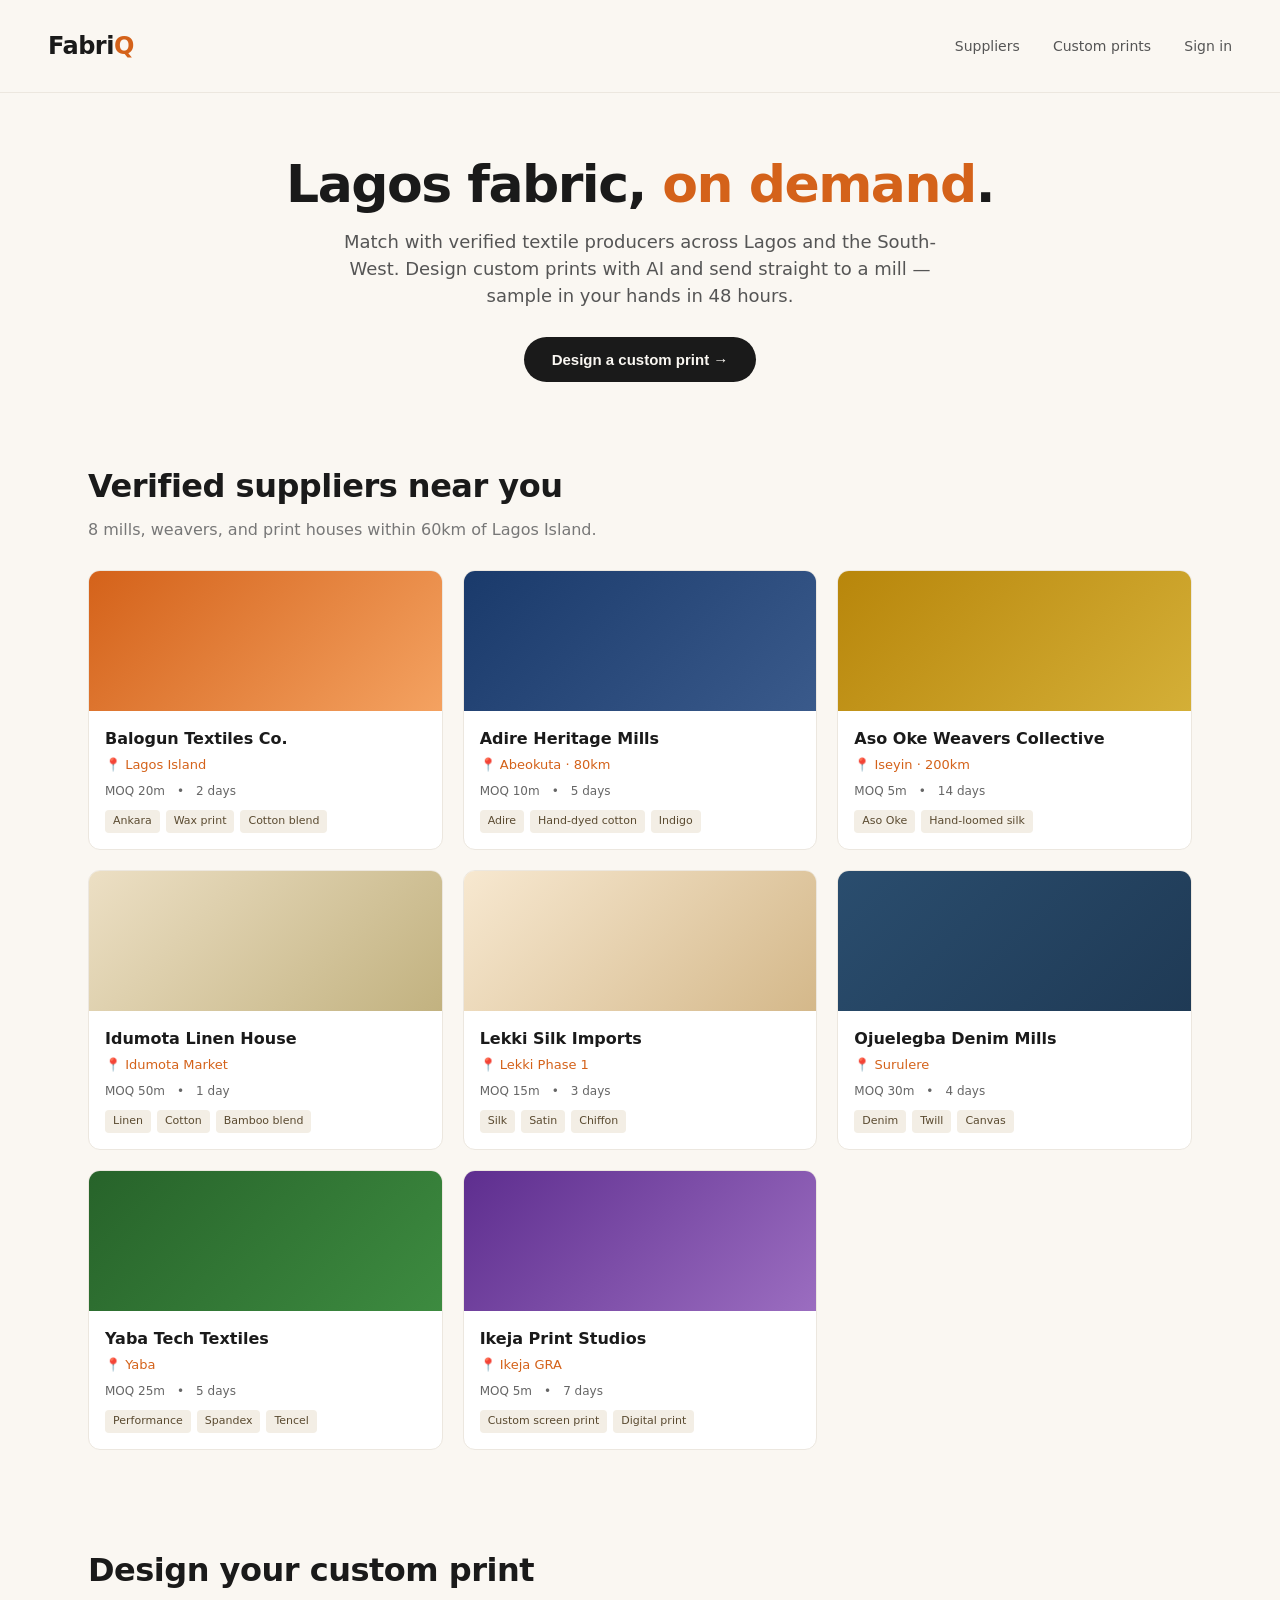
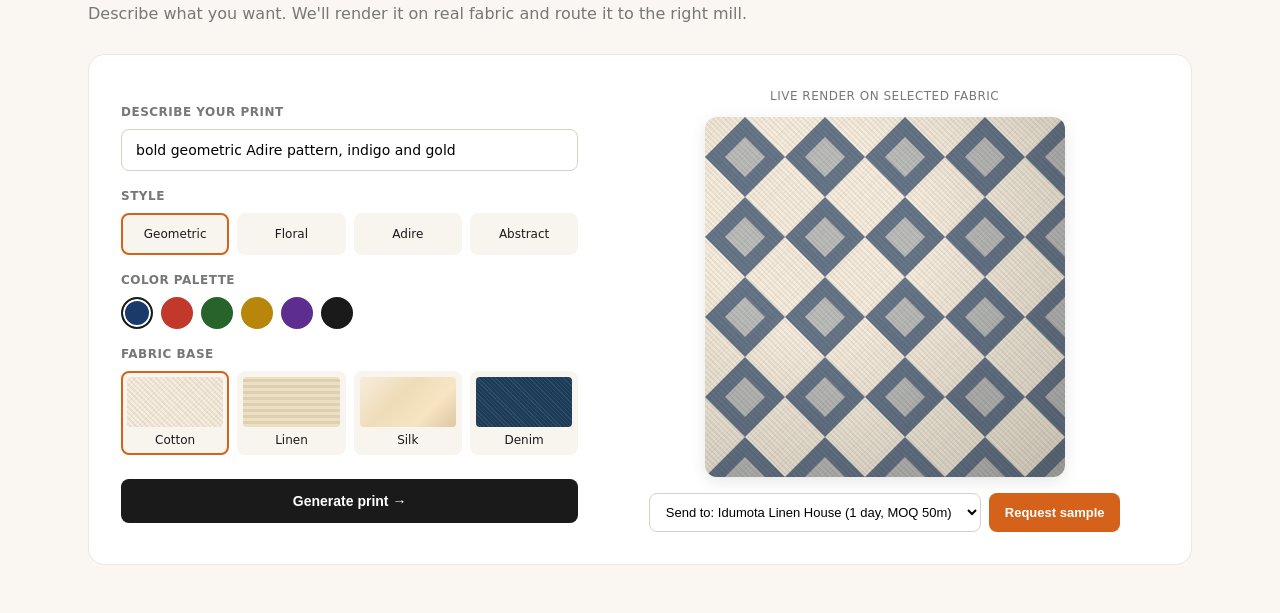
<file: fabriq-demo.html>
<!DOCTYPE html>
<html lang="en">
<head>
<meta charset="UTF-8">
<title>FabriQ — Lagos fabric, on demand</title>
<style>
  * { box-sizing: border-box; margin: 0; padding: 0; }
  body {
    font-family: -apple-system, "Segoe UI", system-ui, sans-serif;
    background: #faf7f2; color: #1a1a1a; line-height: 1.5;
  }
  header {
    padding: 28px 48px; display: flex; justify-content: space-between; align-items: center;
    border-bottom: 1px solid #ece7df;
  }
  .logo { font-size: 24px; font-weight: 800; letter-spacing: -0.5px; }
  .logo span { color: #d4621a; }
  nav a { margin-left: 28px; color: #555; text-decoration: none; font-size: 14px; }
  .hero {
    padding: 64px 48px 32px; max-width: 1100px; margin: 0 auto; text-align: center;
  }
  .hero h1 {
    font-size: 52px; font-weight: 800; letter-spacing: -1.5px; line-height: 1.05; margin-bottom: 16px;
  }
  .hero h1 em { color: #d4621a; font-style: normal; }
  .hero p { font-size: 18px; color: #555; max-width: 620px; margin: 0 auto 28px; }
  .cta {
    background: #1a1a1a; color: #faf7f2; padding: 14px 28px; border-radius: 100px;
    border: none; font-size: 15px; font-weight: 600; cursor: pointer;
  }
  .cta:hover { background: #d4621a; }
  section { padding: 48px; max-width: 1200px; margin: 0 auto; }
  h2 { font-size: 32px; margin-bottom: 8px; letter-spacing: -0.5px; }
  .subhead { color: #777; margin-bottom: 28px; }
  .grid {
    display: grid; grid-template-columns: repeat(auto-fill, minmax(280px, 1fr)); gap: 20px;
  }
  .supplier {
    background: white; border-radius: 12px; overflow: hidden; border: 1px solid #ece7df;
    transition: transform 0.15s, box-shadow 0.15s;
  }
  .supplier:hover { transform: translateY(-2px); box-shadow: 0 8px 24px rgba(0,0,0,0.06); }
  .supplier .swatch { height: 140px; }
  .supplier .body { padding: 16px; }
  .supplier h3 { font-size: 16px; margin-bottom: 4px; }
  .supplier .loc { font-size: 13px; color: #d4621a; margin-bottom: 8px; }
  .supplier .meta { font-size: 12px; color: #666; display: flex; gap: 12px; flex-wrap: wrap; }
  .supplier .tags { margin-top: 10px; display: flex; flex-wrap: wrap; gap: 6px; }
  .tag { background: #f3eee5; padding: 3px 8px; border-radius: 4px; font-size: 11px; color: #5a4a30; }

  /* Designer */
  .designer {
    background: white; border-radius: 16px; padding: 32px; border: 1px solid #ece7df;
    display: grid; grid-template-columns: 1fr 1.2fr; gap: 32px;
  }
  .controls label {
    display: block; font-size: 12px; font-weight: 600; text-transform: uppercase; letter-spacing: 0.5px;
    color: #777; margin: 16px 0 8px;
  }
  .controls input[type="text"] {
    width: 100%; padding: 12px 14px; border: 1px solid #d8d2c5; border-radius: 8px;
    font-size: 14px; font-family: inherit;
  }
  .fabric-row, .style-row { display: flex; gap: 8px; flex-wrap: wrap; }
  .fabric-opt, .style-opt {
    border: 2px solid transparent; border-radius: 8px; cursor: pointer; padding: 4px;
    background: #f8f5ef; text-align: center; font-size: 12px; transition: border-color 0.15s;
    flex: 1; min-width: 70px;
  }
  .fabric-opt.active, .style-opt.active { border-color: #d4621a; }
  .fabric-opt .swatch-mini { height: 50px; border-radius: 4px; margin-bottom: 4px; }
  .style-opt { padding: 10px 12px; }
  .color-row { display: flex; gap: 8px; }
  .color-opt {
    width: 32px; height: 32px; border-radius: 50%; cursor: pointer;
    border: 2px solid transparent;
  }
  .color-opt.active { border-color: #1a1a1a; box-shadow: 0 0 0 2px white inset; }
  .gen-btn {
    width: 100%; margin-top: 24px; padding: 14px; background: #1a1a1a; color: white;
    border: none; border-radius: 8px; font-size: 14px; font-weight: 600; cursor: pointer;
  }
  .gen-btn:hover { background: #d4621a; }

  .preview { display: flex; flex-direction: column; align-items: center; }
  .preview-label { font-size: 12px; color: #777; text-transform: uppercase; letter-spacing: 0.5px; margin-bottom: 12px; }
  .render {
    width: 360px; height: 360px; border-radius: 12px; position: relative; overflow: hidden;
    box-shadow: 0 4px 16px rgba(0,0,0,0.1);
  }
  .render .fabric-base { position: absolute; inset: 0; }
  .render .print-layer {
    position: absolute; inset: 0; mix-blend-mode: multiply; opacity: 0.92;
  }
  .render .shadow-overlay {
    position: absolute; inset: 0; pointer-events: none;
    background: radial-gradient(ellipse at 30% 30%, transparent 30%, rgba(0,0,0,0.18) 100%);
  }
  .render .loading {
    position: absolute; inset: 0; background: rgba(250,247,242,0.95);
    display: flex; align-items: center; justify-content: center; flex-direction: column;
    color: #555; font-size: 14px; z-index: 10;
  }
  .spinner {
    width: 32px; height: 32px; border: 3px solid #ece7df; border-top-color: #d4621a;
    border-radius: 50%; animation: spin 0.8s linear infinite; margin-bottom: 12px;
  }
  @keyframes spin { to { transform: rotate(360deg); } }
  .send-row { margin-top: 16px; display: flex; gap: 8px; }
  .send-row select {
    flex: 1; padding: 10px 12px; border: 1px solid #d8d2c5; border-radius: 8px;
    font-size: 13px; background: white;
  }
  .send-btn {
    background: #d4621a; color: white; border: none; padding: 10px 16px; border-radius: 8px;
    font-size: 13px; font-weight: 600; cursor: pointer;
  }
  .toast {
    position: fixed; bottom: 32px; left: 50%; transform: translateX(-50%);
    background: #1a1a1a; color: white; padding: 14px 24px; border-radius: 100px;
    font-size: 14px; opacity: 0; transition: opacity 0.3s; pointer-events: none; z-index: 100;
  }
  .toast.show { opacity: 1; }

  /* Fabric textures (CSS-only) */
  .fabric-cotton { background:
    repeating-linear-gradient(45deg, #f5ede0 0 2px, #ebe0cd 2px 4px),
    repeating-linear-gradient(-45deg, rgba(0,0,0,0.03) 0 1px, transparent 1px 3px);
    background-blend-mode: multiply;
  }
  .fabric-linen { background:
    repeating-linear-gradient(0deg, #ecdfc4 0 3px, #ddd0b0 3px 6px),
    repeating-linear-gradient(90deg, rgba(80,60,30,0.08) 0 1px, transparent 1px 5px);
  }
  .fabric-silk { background:
    linear-gradient(135deg, #f7e8d0, #ead4a8 40%, #f5deb3 70%, #d4b88a);
    box-shadow: inset 0 0 80px rgba(255,255,255,0.3);
  }
  .fabric-denim { background:
    repeating-linear-gradient(45deg, #2a4d6e 0 1px, #1f3a55 1px 3px),
    repeating-linear-gradient(-45deg, rgba(255,255,255,0.05) 0 1px, transparent 1px 4px);
  }
</style>
</head>
<body>

<header>
  <div class="logo">Fabri<span>Q</span></div>
  <nav>
    <a href="#suppliers">Suppliers</a>
    <a href="#designer">Custom prints</a>
    <a href="#">Sign in</a>
  </nav>
</header>

<div class="hero">
  <h1>Lagos fabric, <em>on demand</em>.</h1>
  <p>Match with verified textile producers across Lagos and the South-West. Design custom prints with AI and send straight to a mill — sample in your hands in 48 hours.</p>
  <button class="cta" onclick="document.getElementById('designer').scrollIntoView({behavior:'smooth'})">Design a custom print →</button>
</div>

<section id="suppliers">
  <h2>Verified suppliers near you</h2>
  <p class="subhead">8 mills, weavers, and print houses within 60km of Lagos Island.</p>
  <div class="grid" id="supplier-grid"></div>
</section>

<section id="designer">
  <h2>Design your custom print</h2>
  <p class="subhead">Describe what you want. We'll render it on real fabric and route it to the right mill.</p>

  <div class="designer">
    <div class="controls">
      <label>Describe your print</label>
      <input type="text" id="prompt" value="bold geometric Adire pattern, indigo and gold" placeholder="e.g. floral motif, deep emerald and rust"/>

      <label>Style</label>
      <div class="style-row" id="style-row">
        <div class="style-opt active" data-style="geometric">Geometric</div>
        <div class="style-opt" data-style="floral">Floral</div>
        <div class="style-opt" data-style="adire">Adire</div>
        <div class="style-opt" data-style="abstract">Abstract</div>
      </div>

      <label>Color palette</label>
      <div class="color-row" id="color-row">
        <div class="color-opt active" data-color="#1a3a6b" style="background:#1a3a6b"></div>
        <div class="color-opt" data-color="#c0392b" style="background:#c0392b"></div>
        <div class="color-opt" data-color="#27632a" style="background:#27632a"></div>
        <div class="color-opt" data-color="#b8860b" style="background:#b8860b"></div>
        <div class="color-opt" data-color="#5e2e8f" style="background:#5e2e8f"></div>
        <div class="color-opt" data-color="#1a1a1a" style="background:#1a1a1a"></div>
      </div>

      <label>Fabric base</label>
      <div class="fabric-row" id="fabric-row">
        <div class="fabric-opt active" data-fabric="cotton">
          <div class="swatch-mini fabric-cotton"></div>Cotton
        </div>
        <div class="fabric-opt" data-fabric="linen">
          <div class="swatch-mini fabric-linen"></div>Linen
        </div>
        <div class="fabric-opt" data-fabric="silk">
          <div class="swatch-mini fabric-silk"></div>Silk
        </div>
        <div class="fabric-opt" data-fabric="denim">
          <div class="swatch-mini fabric-denim"></div>Denim
        </div>
      </div>

      <button class="gen-btn" onclick="generate()">Generate print →</button>
    </div>

    <div class="preview">
      <div class="preview-label">Live render on selected fabric</div>
      <div class="render" id="render">
        <div class="fabric-base fabric-cotton"></div>
        <div class="print-layer" id="print-layer"></div>
        <div class="shadow-overlay"></div>
      </div>

      <div class="send-row">
        <select id="supplier-select">
          <option>Send to: Idumota Linen House (1 day, MOQ 50m)</option>
          <option>Send to: Ikeja Print Studios (7 days, MOQ 5m)</option>
          <option>Send to: Adire Heritage Mills (5 days, MOQ 10m)</option>
        </select>
        <button class="send-btn" onclick="sendToSupplier()">Request sample</button>
      </div>
    </div>
  </div>
</section>

<div class="toast" id="toast"></div>

<script>
// ===== SUPPLIERS =====
const suppliers = [
  { name: "Balogun Textiles Co.", loc: "Lagos Island", swatch: "linear-gradient(135deg,#d4621a,#f4a261)",
    materials: ["Ankara", "Wax print", "Cotton blend"], moq: "20m", lead: "2 days" },
  { name: "Adire Heritage Mills", loc: "Abeokuta · 80km", swatch: "linear-gradient(135deg,#1a3a6b,#3a5a8b)",
    materials: ["Adire", "Hand-dyed cotton", "Indigo"], moq: "10m", lead: "5 days" },
  { name: "Aso Oke Weavers Collective", loc: "Iseyin · 200km", swatch: "linear-gradient(135deg,#b8860b,#d4af37)",
    materials: ["Aso Oke", "Hand-loomed silk"], moq: "5m", lead: "14 days" },
  { name: "Idumota Linen House", loc: "Idumota Market", swatch: "linear-gradient(135deg,#ecdfc4,#c2b280)",
    materials: ["Linen", "Cotton", "Bamboo blend"], moq: "50m", lead: "1 day" },
  { name: "Lekki Silk Imports", loc: "Lekki Phase 1", swatch: "linear-gradient(135deg,#f7e8d0,#d4b88a)",
    materials: ["Silk", "Satin", "Chiffon"], moq: "15m", lead: "3 days" },
  { name: "Ojuelegba Denim Mills", loc: "Surulere", swatch: "linear-gradient(135deg,#2a4d6e,#1f3a55)",
    materials: ["Denim", "Twill", "Canvas"], moq: "30m", lead: "4 days" },
  { name: "Yaba Tech Textiles", loc: "Yaba", swatch: "linear-gradient(135deg,#27632a,#3d8b40)",
    materials: ["Performance", "Spandex", "Tencel"], moq: "25m", lead: "5 days" },
  { name: "Ikeja Print Studios", loc: "Ikeja GRA", swatch: "linear-gradient(135deg,#5e2e8f,#9b6dc0)",
    materials: ["Custom screen print", "Digital print"], moq: "5m", lead: "7 days" },
];

const grid = document.getElementById('supplier-grid');
suppliers.forEach(s => {
  grid.innerHTML += `
    <div class="supplier">
      <div class="swatch" style="background:${s.swatch}"></div>
      <div class="body">
        <h3>${s.name}</h3>
        <div class="loc">📍 ${s.loc}</div>
        <div class="meta"><span>MOQ ${s.moq}</span><span>•</span><span>${s.lead}</span></div>
        <div class="tags">${s.materials.map(m => `<span class="tag">${m}</span>`).join('')}</div>
      </div>
    </div>
  `;
});

// ===== STATE =====
let state = { style: 'geometric', color: '#1a3a6b', fabric: 'cotton', prompt: '' };

// Wire up selectors
function bindGroup(rowId, key, cb) {
  document.querySelectorAll(`#${rowId} > div`).forEach(el => {
    el.addEventListener('click', () => {
      document.querySelectorAll(`#${rowId} > div`).forEach(e => e.classList.remove('active'));
      el.classList.add('active');
      state[key] = el.dataset[key];
      cb && cb();
    });
  });
}
bindGroup('style-row', 'style');
bindGroup('color-row', 'color');
bindGroup('fabric-row', 'fabric', () => {
  const base = document.querySelector('.render .fabric-base');
  base.className = 'fabric-base fabric-' + state.fabric;
});

// ===== PRINT GENERATION =====
// Generate an SVG pattern based on style + color, with a touch of randomness from the prompt
function hashStr(s) { let h = 0; for (let c of s) h = ((h<<5)-h+c.charCodeAt(0))|0; return Math.abs(h); }

function makePattern(style, color, seed) {
  const tile = 80;
  let inner = '';
  if (style === 'geometric') {
    const variant = seed % 3;
    if (variant === 0) {
      inner = `
        <polygon points="40,5 75,25 75,55 40,75 5,55 5,25" fill="${color}" opacity="0.85"/>
        <polygon points="40,20 60,30 60,50 40,60 20,50 20,30" fill="none" stroke="${color}" stroke-width="2"/>
      `;
    } else if (variant === 1) {
      inner = `
        <rect x="10" y="10" width="60" height="60" fill="none" stroke="${color}" stroke-width="3"/>
        <rect x="25" y="25" width="30" height="30" fill="${color}"/>
        <circle cx="40" cy="40" r="6" fill="white"/>
      `;
    } else {
      inner = `
        <path d="M0,40 L40,0 L80,40 L40,80 Z" fill="${color}" opacity="0.7"/>
        <path d="M20,40 L40,20 L60,40 L40,60 Z" fill="white" opacity="0.6"/>
      `;
    }
  } else if (style === 'floral') {
    inner = `
      <g transform="translate(40,40)">
        ${[0,60,120,180,240,300].map(a => `
          <ellipse cx="0" cy="-18" rx="8" ry="16" fill="${color}" opacity="0.85"
            transform="rotate(${a})"/>
        `).join('')}
        <circle r="6" fill="${color}"/>
      </g>
      <circle cx="10" cy="10" r="3" fill="${color}" opacity="0.5"/>
      <circle cx="70" cy="70" r="3" fill="${color}" opacity="0.5"/>
    `;
  } else if (style === 'adire') {
    // Adire-inspired: indigo dot clusters and concentric circles
    inner = `
      <circle cx="40" cy="40" r="22" fill="none" stroke="${color}" stroke-width="2"/>
      <circle cx="40" cy="40" r="14" fill="none" stroke="${color}" stroke-width="2"/>
      <circle cx="40" cy="40" r="6" fill="${color}"/>
      ${[[10,10],[70,10],[10,70],[70,70]].map(([x,y]) =>
        `<circle cx="${x}" cy="${y}" r="3" fill="${color}"/>`).join('')}
    `;
  } else { // abstract
    inner = `
      <path d="M10,40 Q30,10 50,40 T80,40" stroke="${color}" stroke-width="4" fill="none"/>
      <path d="M10,55 Q30,25 50,55 T80,55" stroke="${color}" stroke-width="3" fill="none" opacity="0.6"/>
      <circle cx="${20 + (seed%30)}" cy="${20 + (seed%30)}" r="8" fill="${color}" opacity="0.5"/>
    `;
  }

  const svg = `<svg xmlns="http://www.w3.org/2000/svg" width="${tile*2}" height="${tile*2}" viewBox="0 0 ${tile*2} ${tile*2}">
    <defs>
      <pattern id="p" patternUnits="userSpaceOnUse" width="${tile}" height="${tile}">
        ${inner}
      </pattern>
    </defs>
    <rect width="100%" height="100%" fill="url(#p)"/>
  </svg>`;
  return 'url("data:image/svg+xml;utf8,' + encodeURIComponent(svg) + '")';
}

function generate() {
  state.prompt = document.getElementById('prompt').value;
  const seed = hashStr(state.prompt + state.style);

  // Auto-extract color hint from prompt
  const colorMap = {
    indigo: '#1a3a6b', blue: '#1a3a6b', red: '#c0392b', crimson: '#c0392b',
    green: '#27632a', emerald: '#27632a', gold: '#b8860b', yellow: '#b8860b',
    purple: '#5e2e8f', violet: '#5e2e8f', black: '#1a1a1a', rust: '#a0522d'
  };
  let color = state.color;
  for (const [word, hex] of Object.entries(colorMap)) {
    if (state.prompt.toLowerCase().includes(word)) { color = hex; break; }
  }

  // Show loading
  const render = document.getElementById('render');
  const loading = document.createElement('div');
  loading.className = 'loading';
  loading.innerHTML = '<div class="spinner"></div>Generating print...';
  render.appendChild(loading);

  setTimeout(() => {
    const layer = document.getElementById('print-layer');
    layer.style.backgroundImage = makePattern(state.style, color, seed);
    layer.style.backgroundSize = '160px 160px';
    loading.remove();
  }, 900);
}

function sendToSupplier() {
  const t = document.getElementById('toast');
  t.textContent = '✓ Sample request sent. Mill will respond within 24h.';
  t.classList.add('show');
  setTimeout(() => t.classList.remove('show'), 3000);
}

// Initial render
generate();
</script>

</body>
</html>
</file>
